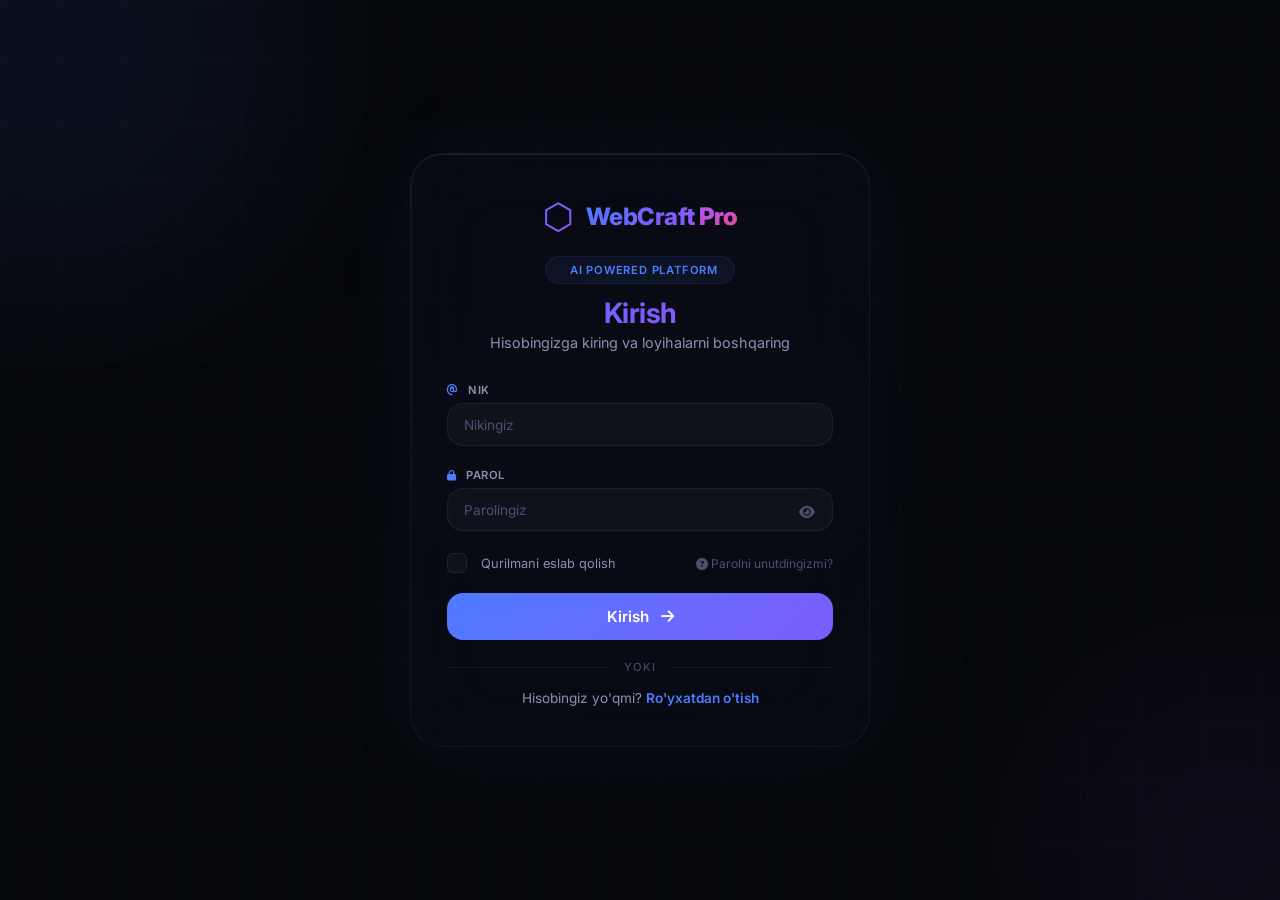
<file: reg.html>
<!DOCTYPE html>
<html lang="uz">
<head>
    <meta charset="UTF-8">
    <meta name="viewport" content="width=device-width, initial-scale=1.0, user-scalable=no">
    <title>WebCraft Pro — Intellektual Platforma</title>
    
    <!-- Fonts -->
    <link href="https://fonts.googleapis.com/css2?family=Inter:wght@300;400;500;600;700;800;900&family=JetBrains+Mono:wght@400;600&display=swap" rel="stylesheet">
    
    <!-- Font Awesome -->
    <link rel="stylesheet" href="https://cdnjs.cloudflare.com/ajax/libs/font-awesome/6.5.0/css/all.min.css">
    
    <!-- Styles -->
    <link rel="stylesheet" href="reg.css">
</head>
<body>

    <!-- ============================================================
    BACKGROUND — NEON GRID + GLOW ORBS + PARTICLES
    ============================================================ -->
    <div class="bg-canvas">
        <div class="neon-grid"></div>
        <div class="glow-orb glow-orb-1"></div>
        <div class="glow-orb glow-orb-2"></div>
        <div class="glow-orb glow-orb-3"></div>
        <div class="particle"></div>
        <div class="particle"></div>
        <div class="particle"></div>
        <div class="particle"></div>
        <div class="particle"></div>
        <div class="particle"></div>
        <div class="particle"></div>
        <div class="particle"></div>
    </div>

    <!-- ============================================================
    AUTH CONTAINER
    ============================================================ -->
    <div class="auth-container" id="authContainer">
        
        <!-- ============================================================
        REGISTER FORM
        ============================================================ -->
        <div class="glass-card" id="registerForm">
            <div class="auth-header">
                <div class="logo-wrapper">
                    <span class="logo-icon">⬡</span>
                    <span class="logo-text">WebCraft <span class="logo-pro">Pro</span></span>
                </div>
                <div class="auth-badge">
                    <i class="fas fa-sparkles"></i> AI Powered Platform
                </div>
                <h2>Ro'yxatdan o'tish</h2>
                <p>Intellektual veb-ilovalar yaratish dunyosiga qadam qo'ying</p>
            </div>

            <form id="registerFormElement" onsubmit="handleRegister(event)" novalidate>
                <div class="form-row">
                    <div class="form-group">
                        <label for="regFamilya"><i class="fas fa-user"></i> Familiya</label>
                        <input type="text" id="regFamilya" placeholder="Familiyangiz" required autocomplete="family-name">
                        <div class="input-line"></div>
                    </div>
                    <div class="form-group">
                        <label for="regIsm"><i class="fas fa-user"></i> Ism</label>
                        <input type="text" id="regIsm" placeholder="Ismingiz" required autocomplete="given-name">
                        <div class="input-line"></div>
                    </div>
                </div>

                <div class="form-group">
                    <label for="regNik"><i class="fas fa-at"></i> Nik (Login)</label>
                    <input type="text" id="regNik" placeholder="Nikingizni yarating" required autocomplete="username">
                    <div class="input-line"></div>
                </div>

                <div class="form-group">
                    <label for="regEmail"><i class="fas fa-envelope"></i> Email</label>
                    <input type="email" id="regEmail" placeholder="Email manzilingiz" required autocomplete="email">
                    <div class="input-line"></div>
                </div>

                <div class="form-group">
                    <label for="regPassword"><i class="fas fa-lock"></i> Parol</label>
                    <div class="password-wrapper">
                        <input type="password" id="regPassword" placeholder="Parol (6+ belgi)" required minlength="6" autocomplete="new-password">
                        <button type="button" class="password-toggle" onclick="togglePassword('regPassword', this)">
                            <i class="fas fa-eye"></i>
                        </button>
                        <div class="input-line"></div>
                    </div>
                </div>

                <div class="form-group">
                    <label for="regPasswordConfirm"><i class="fas fa-check-circle"></i> Parolni tasdiqlang</label>
                    <div class="password-wrapper">
                        <input type="password" id="regPasswordConfirm" placeholder="Parolni qayta kiriting" required autocomplete="new-password">
                        <button type="button" class="password-toggle" onclick="togglePassword('regPasswordConfirm', this)">
                            <i class="fas fa-eye"></i>
                        </button>
                        <div class="input-line"></div>
                    </div>
                </div>

                <div class="terms-container">
                    <div class="terms-header" onclick="toggleTerms()">
                        <i class="fas fa-file-contract"></i>
                        <span>Shartlar va Maxfiylik siyosati</span>
                        <i class="fas fa-chevron-down terms-arrow" id="termsArrow"></i>
                    </div>
                    <div class="terms-content" id="termsContent">
                        <div class="terms-scroll">
                            <h4><i class="fas fa-gavel"></i> Foydalanish shartlari</h4>
                            <p>WebCraft Pro dan foydalanish orqali siz quyidagi shartlarga rozilik bildirasiz.</p>
                            <p>Siz yaratgan barcha loyihalar faqat sizga tegishli.</p>
                            <p>Loyihalarni nashr qilish va tarqatish huquqi sizda.</p>
                            <p>WebCraft Pro xizmat ko'rsatish huquqini o'zida saqlab qoladi.</p>
                            <p>Boshqa foydalanuvchilarning loyihalariga ruxsatsiz kirish taqiqlanadi.</p>

                            <h4 style="margin-top:14px;"><i class="fas fa-shield-alt"></i> Maxfiylik siyosati</h4>
                            <p>Shaxsiy ma'lumotlaringiz faqat hisobingizni boshqarish uchun ishlatiladi.</p>
                            <p>Ma'lumotlaringiz hech qanday uchinchi shaxsga berilmaydi.</p>
                            <p>Qurilmangiz ID si faqat qurilmangizni tanib olish uchun ishlatiladi.</p>
                            <p>Siz istalgan vaqtda hisobingizni o'chirib tashlashingiz mumkin.</p>
                        </div>
                    </div>
                </div>

                <div class="form-options">
                    <label class="checkbox-label">
                        <input type="checkbox" id="regTerms" required>
                        <span class="checkmark"></span>
                        <span>Men <a href="#" onclick="event.preventDefault();openTermsModal()">shartlar</a> va <a href="#" onclick="event.preventDefault();openPrivacyModal()">maxfiylik siyosatiga</a> roziman</span>
                    </label>
                </div>

                <button type="submit" class="btn-primary full-width" id="registerBtn">
                    <span class="btn-text">Ro'yxatdan o'tish</span>
                    <i class="fas fa-arrow-right"></i>
                </button>

                <div class="auth-divider">
                    <span>yoki</span>
                </div>

                <div class="auth-footer">
                    <span>Hisobingiz bormi? <a href="#" onclick="showLogin()">Kirish</a></span>
                </div>
            </form>
        </div>

        <!-- ============================================================
        LOGIN FORM
        ============================================================ -->
        <div class="glass-card" id="loginForm" style="display:none;">
            <div class="auth-header">
                <div class="logo-wrapper">
                    <span class="logo-icon">⬡</span>
                    <span class="logo-text">WebCraft <span class="logo-pro">Pro</span></span>
                </div>
                <div class="auth-badge">
                    <i class="fas fa-sparkles"></i> AI Powered Platform
                </div>
                <h2>Kirish</h2>
                <p>Hisobingizga kiring va loyihalarni boshqaring</p>
            </div>

            <form id="loginFormElement" onsubmit="handleLogin(event)" novalidate>
                <div class="form-group">
                    <label for="loginNik"><i class="fas fa-at"></i> Nik</label>
                    <input type="text" id="loginNik" placeholder="Nikingiz" required autocomplete="username">
                    <div class="input-line"></div>
                </div>

                <div class="form-group">
                    <label for="loginPassword"><i class="fas fa-lock"></i> Parol</label>
                    <div class="password-wrapper">
                        <input type="password" id="loginPassword" placeholder="Parolingiz" required autocomplete="current-password">
                        <button type="button" class="password-toggle" onclick="togglePassword('loginPassword', this)">
                            <i class="fas fa-eye"></i>
                        </button>
                        <div class="input-line"></div>
                    </div>
                </div>

                <div class="form-options">
                    <label class="checkbox-label">
                        <input type="checkbox" id="loginRemember">
                        <span class="checkmark"></span>
                        <span><i class="fas fa-device"></i> Qurilmani eslab qolish</span>
                    </label>
                    <a href="#" class="forgot-password" onclick="showToast('Parolni tiklash havolasi emailga yuborildi', 'info')">
                        <i class="fas fa-question-circle"></i> Parolni unutdingizmi?
                    </a>
                </div>

                <button type="submit" class="btn-primary full-width" id="loginBtn">
                    <span class="btn-text">Kirish</span>
                    <i class="fas fa-arrow-right"></i>
                </button>

                <div class="auth-divider">
                    <span>yoki</span>
                </div>

                <div class="auth-footer">
                    <span>Hisobingiz yo'qmi? <a href="#" onclick="showRegister()">Ro'yxatdan o'tish</a></span>
                </div>
            </form>
        </div>

        <!-- ============================================================
        PLANS (TARIFLAR)
        ============================================================ -->
        <div class="glass-card plans-card" id="plansForm" style="display:none;">
            <div class="auth-header">
                <div class="logo-wrapper">
                    <span class="logo-icon">⬡</span>
                    <span class="logo-text">WebCraft <span class="logo-pro">Pro</span></span>
                </div>
                <div class="auth-badge">
                    <i class="fas fa-crown"></i> Premium Tariflar
                </div>
                <h2>Tarif rejasini tanlang</h2>
                <p>Imkoniyatlarni to'liq oching</p>
                <div class="user-info">
                    <span><i class="fas fa-user"></i> <span id="plansUserNik">-</span></span>
                    <span><i class="fas fa-microchip"></i> <span id="plansDeviceId">-</span></span>
                </div>
            </div>

            <div class="plans-grid">
                <div class="plan-card" onclick="selectPlan('monthly')">
                    <div class="plan-badge">Boshlang'ich</div>
                    <div class="plan-icon"><i class="fas fa-calendar-alt"></i></div>
                    <h3>1 oylik</h3>
                    <div class="plan-price">49 000 <span>so'm</span></div>
                    <ul class="plan-features">
                        <li><i class="fas fa-check"></i> Barcha elementlar</li>
                        <li><i class="fas fa-check"></i> 5 ta loyiha</li>
                        <li><i class="fas fa-check"></i> API integratsiyasi</li>
                        <li><i class="fas fa-check"></i> Standart qo'llab-quvvatlash</li>
                    </ul>
                    <button class="btn-plan" onclick="event.stopPropagation();buyPlan('monthly')">
                        <span>Sotib olish</span>
                        <i class="fas fa-arrow-right"></i>
                    </button>
                </div>

                <div class="plan-card popular" onclick="selectPlan('halfyear')">
                    <div class="plan-badge">⭐ Eng mashhur</div>
                    <div class="plan-icon"><i class="fas fa-calendar-check"></i></div>
                    <h3>6 oylik</h3>
                    <div class="plan-price">199 000 <span>so'm</span></div>
                    <div class="plan-save"><i class="fas fa-gift"></i> 2 oy bepul</div>
                    <ul class="plan-features">
                        <li><i class="fas fa-check"></i> Barcha elementlar</li>
                        <li><i class="fas fa-check"></i> 20 ta loyiha</li>
                        <li><i class="fas fa-check"></i> API integratsiyasi</li>
                        <li><i class="fas fa-check"></i> 24/7 qo'llab-quvvatlash</li>
                        <li><i class="fas fa-check"></i> Premium template'lar</li>
                    </ul>
                    <button class="btn-plan" onclick="event.stopPropagation();buyPlan('halfyear')">
                        <span>Sotib olish</span>
                        <i class="fas fa-arrow-right"></i>
                    </button>
                </div>

                <div class="plan-card" onclick="selectPlan('yearly')">
                    <div class="plan-badge">👑 Premium</div>
                    <div class="plan-icon"><i class="fas fa-crown"></i></div>
                    <h3>1 yillik</h3>
                    <div class="plan-price">349 000 <span>so'm</span></div>
                    <div class="plan-save"><i class="fas fa-gift"></i> 4 oy bepul</div>
                    <ul class="plan-features">
                        <li><i class="fas fa-check"></i> Barcha elementlar</li>
                        <li><i class="fas fa-check"></i> Cheksiz loyihalar</li>
                        <li><i class="fas fa-check"></i> API integratsiyasi</li>
                        <li><i class="fas fa-check"></i> VIP qo'llab-quvvatlash</li>
                        <li><i class="fas fa-check"></i> Premium template'lar</li>
                        <li><i class="fas fa-check"></i> Cheksiz AI so'rovlar</li>
                    </ul>
                    <button class="btn-plan" onclick="event.stopPropagation();buyPlan('yearly')">
                        <span>Sotib olish</span>
                        <i class="fas fa-arrow-right"></i>
                    </button>
                </div>
            </div>

            <div class="plans-footer">
                <button class="btn-secondary" onclick="logoutUser()">
                    <i class="fas fa-sign-out-alt"></i> Chiqish
                </button>
                <span style="font-size:0.75rem;color:var(--text-muted);">
                    <i class="fas fa-shield-alt"></i> Xavfsiz to'lov kafolati
                </span>
            </div>
        </div>

        <!-- ============================================================
        APP CARD
        ============================================================ -->
        <div class="glass-card app-card" id="appForm" style="display:none;">
            <div class="auth-header">
                <div class="logo-wrapper">
                    <span class="logo-icon">⬡</span>
                    <span class="logo-text">WebCraft <span class="logo-pro">Pro</span></span>
                </div>
                <div class="auth-badge">
                    <i class="fas fa-folder-open"></i> Dashboard
                </div>
                <h2>Loyihalarim</h2>
                <div class="user-info">
                    <span><i class="fas fa-user"></i> <span id="appUserNik">-</span></span>
                    <span><i class="fas fa-microchip"></i> <span id="appDeviceId">-</span></span>
                    <span><i class="fas fa-clock"></i> <span id="appPlanStatus">Faol</span></span>
                </div>
            </div>

            <div class="app-actions">
                <button class="btn-primary" onclick="createNewProject()">
                    <i class="fas fa-plus"></i> Yangi loyiha
                </button>
                <button class="btn-secondary" onclick="openProjectSettings()">
                    <i class="fas fa-folder-open"></i> Papka ochish
                </button>
                <button class="btn-secondary" onclick="logoutUser()">
                    <i class="fas fa-sign-out-alt"></i> Chiqish
                </button>
            </div>

            <div class="projects-list" id="projectsList">
                <div class="empty-projects">
                    <i class="fas fa-folder-open"></i>
                    <p>Hali loyihalar mavjud emas</p>
                    <span>"Yangi loyiha" tugmasini bosing</span>
                </div>
            </div>

            <div class="app-settings">
                <div class="settings-group">
                    <label><i class="fas fa-folder"></i> Loyihalarni saqlash papkasi</label>
                    <div class="settings-row">
                        <input type="text" id="projectPath" placeholder="Papka tanlanmagan" readonly>
                        <button class="btn-secondary" onclick="openProjectSettings()">
                            <i class="fas fa-folder-open"></i> Tanlash
                        </button>
                    </div>
                </div>
            </div>
        </div>

    </div>

    <!-- ============================================================
    MODALS
    ============================================================ -->
    <div class="modal-overlay" id="termsModal" style="display:none;" onclick="closeModal(event,'termsModal')">
        <div class="modal-content" onclick="event.stopPropagation()">
            <div class="modal-header">
                <h3><i class="fas fa-file-contract"></i> Foydalanish shartlari</h3>
                <button class="modal-close" onclick="closeModal(null,'termsModal')">&times;</button>
            </div>
            <div class="modal-body">
                <div class="terms-scroll">
                    <h4><i class="fas fa-gavel"></i> WebCraft Pro Foydalanish shartlari</h4>
                    <p>1. WebCraft Pro dan foydalanish orqali siz quyidagi shartlarga rozilik bildirasiz.</p>
                    <p>2. Siz yaratgan barcha loyihalar faqat sizga tegishli.</p>
                    <p>3. Loyihalarni nashr qilish va tarqatish huquqi sizda.</p>
                    <p>4. WebCraft Pro xizmat ko'rsatish huquqini o'zida saqlab qoladi.</p>
                    <p>5. Boshqa foydalanuvchilarning loyihalariga ruxsatsiz kirish taqiqlanadi.</p>
                    <p>6. Xizmatdan noqonuniy maqsadlarda foydalanish taqiqlanadi.</p>
                    <p>7. Hisob ma'lumotlaringiz xavfsizligi uchun siz javobgarsiz.</p>
                </div>
            </div>
            <div class="modal-footer">
                <button class="btn-primary" onclick="closeModal(null,'termsModal')">Tushundim</button>
            </div>
        </div>
    </div>

    <div class="modal-overlay" id="privacyModal" style="display:none;" onclick="closeModal(event,'privacyModal')">
        <div class="modal-content" onclick="event.stopPropagation()">
            <div class="modal-header">
                <h3><i class="fas fa-shield-alt"></i> Maxfiylik siyosati</h3>
                <button class="modal-close" onclick="closeModal(null,'privacyModal')">&times;</button>
            </div>
            <div class="modal-body">
                <div class="terms-scroll">
                    <h4><i class="fas fa-shield-alt"></i> WebCraft Pro Maxfiylik siyosati</h4>
                    <p>1. Shaxsiy ma'lumotlaringiz faqat hisobingizni boshqarish uchun ishlatiladi.</p>
                    <p>2. Ma'lumotlaringiz hech qanday uchinchi shaxsga berilmaydi.</p>
                    <p>3. Qurilmangiz ID si faqat qurilmangizni tanib olish uchun ishlatiladi.</p>
                    <p>4. Loyihalaringiz faqat sizning qurilmangizda saqlanadi.</p>
                    <p>5. Siz istalgan vaqtda hisobingizni o'chirib tashlashingiz mumkin.</p>
                </div>
            </div>
            <div class="modal-footer">
                <button class="btn-primary" onclick="closeModal(null,'privacyModal')">Tushundim</button>
            </div>
        </div>
    </div>

    <div class="modal-overlay" id="folderModal" style="display:none;" onclick="closeModal(event,'folderModal')">
        <div class="modal-content" onclick="event.stopPropagation()" style="max-width:500px;">
            <div class="modal-header">
                <h3><i class="fas fa-folder-open"></i> Papkani tanlang</h3>
                <button class="modal-close" onclick="closeModal(null,'folderModal')">&times;</button>
            </div>
            <div class="modal-body">
                <p style="color:var(--text-secondary);margin-bottom:16px;">
                    <i class="fas fa-info-circle" style="color:var(--accent-1);"></i>
                    Loyihalaringiz saqlanadigan papkani tanlang:
                </p>
                <div class="folder-browser">
                    <div class="folder-item" onclick="selectFolder('Desktop')">
                        <i class="fas fa-desktop"></i> Ish stoli
                    </div>
                    <div class="folder-item" onclick="selectFolder('Documents')">
                        <i class="fas fa-file-alt"></i> Hujjatlar
                    </div>
                    <div class="folder-item" onclick="selectFolder('Downloads')">
                        <i class="fas fa-download"></i> Yuklab olishlar
                    </div>
                    <div class="folder-item" onclick="selectFolder('WebCraft_Pro')">
                        <i class="fas fa-folder"></i> WebCraft_Pro
                    </div>
                    <div class="folder-item" onclick="selectFolder('custom')">
                        <i class="fas fa-plus-circle" style="color:var(--accent-1);"></i> Boshqa...
                    </div>
                </div>
                <div class="form-group" style="margin-top:16px;">
                    <label><i class="fas fa-pen"></i> Yoki papka manzilini kiriting:</label>
                    <input type="text" id="customFolderInput" placeholder="Masalan: C:/Users/.../WebCraft_Pro/">
                </div>
            </div>
            <div class="modal-footer">
                <button class="btn-secondary" onclick="closeModal(null,'folderModal')">Bekor qilish</button>
                <button class="btn-primary" onclick="saveFolderSelection()">Saqlash</button>
            </div>
        </div>
    </div>

    <!-- ============================================================
    TOAST
    ============================================================ -->
    <div class="toast-container" id="toastContainer"></div>

    <!-- ============================================================
    LOADING
    ============================================================ -->
    <div class="loading-overlay" id="loadingOverlay" style="display:none;">
        <div class="loading-spinner"></div>
        <p id="loadingText">Iltimos kuting...</p>
    </div>

    <!-- ============================================================
    JAVASCRIPT
    ============================================================ -->
    <script src="reg.js"></script>

</body>
</html>
</file>
<file: reg.css>
/* ============================================================
   REG.CSS — WebCraft Pro Zamonaviy Dizayn
   ============================================================ */

/* ============================================
   ROOT VARIABLES
   ============================================ */
:root {
    --bg-primary: #05070a;
    --bg-secondary: #0a0e17;
    --bg-card: rgba(255, 255, 255, 0.03);
    --bg-card-hover: rgba(255, 255, 255, 0.06);
    --border-color: rgba(255, 255, 255, 0.06);
    --border-glow: rgba(79, 123, 255, 0.15);
    --text-primary: #f0f4ff;
    --text-secondary: #8892b0;
    --text-muted: #4a5270;
    --accent-1: #4f7bff;
    --accent-2: #7c5cfc;
    --accent-3: #a855f7;
    --gradient-main: linear-gradient(135deg, #4f7bff, #7c5cfc, #a855f7);
    --gradient-glow: linear-gradient(135deg, rgba(79,123,255,0.3), rgba(168,85,247,0.3));
    --shadow-glow: 0 0 80px rgba(79, 123, 255, 0.08);
    --radius: 16px;
    --radius-lg: 24px;
    --radius-xl: 32px;
    --transition: 0.5s cubic-bezier(0.23, 1, 0.32, 1);
    --font-ui: 'Inter', system-ui, sans-serif;
}

/* ============================================
   RESET
   ============================================ */
* {
    margin: 0;
    padding: 0;
    box-sizing: border-box;
}

body {
    font-family: var(--font-ui);
    background: var(--bg-primary);
    color: var(--text-primary);
    min-height: 100vh;
    display: flex;
    align-items: center;
    justify-content: center;
    overflow: hidden;
    position: relative;
}

/* ============================================
   SCROLLBAR
   ============================================ */
::-webkit-scrollbar {
    width: 4px;
    height: 4px;
}
::-webkit-scrollbar-track {
    background: transparent;
}
::-webkit-scrollbar-thumb {
    background: var(--accent-1);
    border-radius: 99px;
}

/* ============================================
   SELECTION
   ============================================ */
::selection {
    background: rgba(79, 123, 255, 0.2);
    color: var(--text-primary);
}

/* ============================================
   BACKGROUND — NEON GRID + PARTICLES
   ============================================ */
.bg-canvas {
    position: fixed;
    inset: 0;
    z-index: 0;
    pointer-events: none;
}

.neon-grid {
    position: absolute;
    inset: 0;
    background-image: 
        linear-gradient(rgba(79, 123, 255, 0.03) 1px, transparent 1px),
        linear-gradient(90deg, rgba(79, 123, 255, 0.03) 1px, transparent 1px);
    background-size: 60px 60px;
    animation: gridPulse 8s ease-in-out infinite;
}

@keyframes gridPulse {
    0%, 100% { opacity: 0.3; }
    50% { opacity: 0.8; }
}

.glow-orb {
    position: absolute;
    border-radius: 50%;
    filter: blur(80px);
    animation: orbFloat 20s ease-in-out infinite;
}

.glow-orb-1 {
    width: 500px;
    height: 500px;
    top: -200px;
    left: -200px;
    background: rgba(79, 123, 255, 0.08);
    animation-delay: 0s;
}

.glow-orb-2 {
    width: 400px;
    height: 400px;
    bottom: -150px;
    right: -150px;
    background: rgba(168, 85, 247, 0.06);
    animation-delay: -7s;
}

.glow-orb-3 {
    width: 300px;
    height: 300px;
    top: 50%;
    left: 50%;
    transform: translate(-50%, -50%);
    background: rgba(79, 123, 255, 0.04);
    animation-delay: -14s;
}

@keyframes orbFloat {
    0%, 100% { transform: translate(0, 0) scale(1); }
    25% { transform: translate(40px, -30px) scale(1.1); }
    50% { transform: translate(-30px, 40px) scale(0.9); }
    75% { transform: translate(20px, -15px) scale(1.05); }
}

.particle {
    position: absolute;
    width: 3px;
    height: 3px;
    border-radius: 50%;
    background: var(--accent-1);
    opacity: 0;
    animation: particleFloat 6s ease-in-out infinite;
}

.particle:nth-child(1) { left: 10%; top: 20%; animation-delay: 0s; }
.particle:nth-child(2) { left: 85%; top: 15%; animation-delay: -1s; }
.particle:nth-child(3) { left: 20%; top: 80%; animation-delay: -2s; }
.particle:nth-child(4) { left: 75%; top: 75%; animation-delay: -3s; }
.particle:nth-child(5) { left: 50%; top: 10%; animation-delay: -4s; }
.particle:nth-child(6) { left: 5%; top: 50%; animation-delay: -5s; }
.particle:nth-child(7) { left: 95%; top: 50%; animation-delay: -1.5s; }
.particle:nth-child(8) { left: 45%; top: 90%; animation-delay: -3.5s; }

@keyframes particleFloat {
    0% { opacity: 0; transform: translateY(0) scale(0); }
    50% { opacity: 0.6; transform: translateY(-60px) scale(1); }
    100% { opacity: 0; transform: translateY(-120px) scale(0); }
}

/* ============================================
   AUTH CONTAINER
   ============================================ */
.auth-container {
    width: 100%;
    max-width: 500px;
    padding: 20px;
    position: relative;
    z-index: 1;
}

/* ============================================
   GLASS CARD — Premium Glassmorphism
   ============================================ */
.glass-card {
    background: rgba(10, 14, 23, 0.7);
    backdrop-filter: blur(40px);
    -webkit-backdrop-filter: blur(40px);
    border: 1px solid rgba(255, 255, 255, 0.05);
    border-radius: var(--radius-xl);
    box-shadow: 
        var(--shadow-glow),
        inset 0 1px 0 rgba(255, 255, 255, 0.05);
    padding: 40px 36px;
    position: relative;
    overflow: hidden;
    animation: cardAppear 0.8s cubic-bezier(0.23, 1, 0.32, 1);
    max-height: 95vh;
    overflow-y: auto;
}

.glass-card::before {
    content: '';
    position: absolute;
    inset: 0;
    border-radius: var(--radius-xl);
    padding: 1px;
    background: linear-gradient(135deg, 
        rgba(79, 123, 255, 0.1),
        rgba(168, 85, 247, 0.05),
        transparent 60%
    );
    -webkit-mask: linear-gradient(#fff 0 0) content-box, linear-gradient(#fff 0 0);
    -webkit-mask-composite: xor;
    mask-composite: exclude;
    pointer-events: none;
}

.glass-card::-webkit-scrollbar {
    width: 3px;
}
.glass-card::-webkit-scrollbar-thumb {
    background: var(--accent-1);
    border-radius: 99px;
}

@keyframes cardAppear {
    from {
        opacity: 0;
        transform: translateY(40px) scale(0.96);
    }
    to {
        opacity: 1;
        transform: translateY(0) scale(1);
    }
}

/* ============================================
   AUTH HEADER
   ============================================ */
.auth-header {
    text-align: center;
    margin-bottom: 32px;
}

.logo-wrapper {
    display: flex;
    align-items: center;
    justify-content: center;
    gap: 12px;
    margin-bottom: 16px;
}

.logo-icon {
    font-size: 36px;
    font-weight: 900;
    background: var(--gradient-main);
    -webkit-background-clip: text;
    -webkit-text-fill-color: transparent;
    background-clip: text;
    animation: logoPulse 3s ease-in-out infinite;
}

@keyframes logoPulse {
    0%, 100% { transform: scale(1); }
    50% { transform: scale(1.05); }
}

.logo-text {
    font-size: 24px;
    font-weight: 800;
    letter-spacing: -0.5px;
    background: var(--gradient-main);
    -webkit-background-clip: text;
    -webkit-text-fill-color: transparent;
    background-clip: text;
}

.logo-pro {
    background: linear-gradient(135deg, #a855f7, #ec4899);
    -webkit-background-clip: text;
    -webkit-text-fill-color: transparent;
    background-clip: text;
}

.auth-badge {
    display: inline-flex;
    align-items: center;
    gap: 8px;
    padding: 6px 16px;
    background: rgba(79, 123, 255, 0.08);
    border: 1px solid rgba(79, 123, 255, 0.1);
    border-radius: 99px;
    font-size: 0.7rem;
    font-weight: 600;
    color: var(--accent-1);
    text-transform: uppercase;
    letter-spacing: 0.8px;
    margin-bottom: 12px;
}

.auth-badge i {
    font-size: 0.6rem;
    animation: sparkle 2s ease-in-out infinite;
}

@keyframes sparkle {
    0%, 100% { opacity: 1; transform: scale(1); }
    50% { opacity: 0.3; transform: scale(0.8); }
}

.auth-header h2 {
    font-size: 28px;
    font-weight: 700;
    letter-spacing: -0.5px;
    margin-bottom: 4px;
    background: var(--gradient-main);
    -webkit-background-clip: text;
    -webkit-text-fill-color: transparent;
    background-clip: text;
}

.auth-header p {
    color: var(--text-secondary);
    font-size: 0.9rem;
}

.user-info {
    display: flex;
    justify-content: center;
    gap: 16px;
    margin-top: 10px;
    font-size: 0.75rem;
    color: var(--text-muted);
}

.user-info span {
    display: flex;
    align-items: center;
    gap: 4px;
}

.user-info i {
    color: var(--accent-1);
    font-size: 0.65rem;
}

/* ============================================
   FORM
   ============================================ */
.form-row {
    display: grid;
    grid-template-columns: 1fr 1fr;
    gap: 12px;
}

.form-group {
    margin-bottom: 18px;
    position: relative;
}

.form-group label {
    display: block;
    font-size: 0.7rem;
    font-weight: 600;
    color: var(--text-secondary);
    margin-bottom: 6px;
    letter-spacing: 0.5px;
    text-transform: uppercase;
    transition: color var(--transition);
}

.form-group label i {
    margin-right: 6px;
    color: var(--accent-1);
    font-size: 0.65rem;
}

.form-group input {
    width: 100%;
    padding: 12px 16px;
    background: rgba(255, 255, 255, 0.03);
    border: 1px solid rgba(255, 255, 255, 0.06);
    border-radius: var(--radius);
    color: var(--text-primary);
    font-size: 0.9rem;
    font-family: var(--font-ui);
    outline: none;
    transition: all var(--transition);
}

.form-group input:focus {
    border-color: var(--accent-1);
    background: rgba(79, 123, 255, 0.04);
    box-shadow: 0 0 0 4px rgba(79, 123, 255, 0.06);
}

.form-group input::placeholder {
    color: var(--text-muted);
    font-size: 0.85rem;
}

.form-group input.error {
    border-color: #ff4d6a;
    box-shadow: 0 0 0 4px rgba(255, 77, 106, 0.06);
}

.form-group input.success {
    border-color: #34d07a;
    box-shadow: 0 0 0 4px rgba(52, 208, 122, 0.06);
}

.input-line {
    width: 0;
    height: 2px;
    background: var(--gradient-main);
    transition: width 0.6s cubic-bezier(0.23, 1, 0.32, 1);
    border-radius: 99px;
    margin-top: 2px;
}

.form-group input:focus ~ .input-line {
    width: 100%;
}

/* Password Wrapper */
.password-wrapper {
    position: relative;
}

.password-wrapper input {
    padding-right: 48px;
}

.password-toggle {
    position: absolute;
    right: 14px;
    top: 50%;
    transform: translateY(-50%);
    background: none;
    border: none;
    color: var(--text-muted);
    cursor: pointer;
    font-size: 14px;
    transition: all var(--transition);
    padding: 4px;
}

.password-toggle:hover {
    color: var(--accent-1);
}

/* ============================================
   TERMS
   ============================================ */
.terms-container {
    margin: 12px 0 16px;
    border: 1px solid rgba(255, 255, 255, 0.05);
    border-radius: var(--radius);
    overflow: hidden;
    transition: all var(--transition);
}

.terms-container:hover {
    border-color: rgba(255, 255, 255, 0.08);
}

.terms-header {
    display: flex;
    align-items: center;
    gap: 10px;
    padding: 10px 14px;
    background: rgba(255, 255, 255, 0.02);
    cursor: pointer;
    user-select: none;
    transition: all var(--transition);
}

.terms-header:hover {
    background: rgba(255, 255, 255, 0.04);
}

.terms-header i:first-child {
    color: var(--accent-1);
    font-size: 0.8rem;
}

.terms-header span {
    flex: 1;
    font-size: 0.8rem;
    font-weight: 500;
    color: var(--text-secondary);
}

.terms-arrow {
    transition: transform var(--transition);
    color: var(--text-muted);
    font-size: 0.7rem;
}

.terms-arrow.open {
    transform: rotate(180deg);
}

.terms-content {
    max-height: 0;
    overflow: hidden;
    transition: max-height 0.5s cubic-bezier(0.23, 1, 0.32, 1);
}

.terms-content.open {
    max-height: 300px;
}

.terms-scroll {
    padding: 12px 16px;
    max-height: 250px;
    overflow-y: auto;
    font-size: 0.75rem;
    color: var(--text-secondary);
    line-height: 1.8;
}

.terms-scroll h4 {
    color: var(--text-primary);
    font-size: 0.8rem;
    margin-bottom: 6px;
}

.terms-scroll p {
    padding-left: 4px;
}

.terms-scroll p::before {
    content: '▸ ';
    color: var(--accent-1);
}

/* ============================================
   CHECKBOX & FORM OPTIONS
   ============================================ */
.form-options {
    display: flex;
    align-items: center;
    justify-content: space-between;
    flex-wrap: wrap;
    gap: 12px;
    margin: 16px 0 20px;
}

.checkbox-label {
    display: flex;
    align-items: center;
    gap: 10px;
    cursor: pointer;
    font-size: 0.8rem;
    color: var(--text-secondary);
    user-select: none;
    transition: color var(--transition);
}

.checkbox-label:hover {
    color: var(--text-primary);
}

.checkbox-label input {
    display: none;
}

.checkbox-label .checkmark {
    width: 20px;
    height: 20px;
    background: rgba(255, 255, 255, 0.03);
    border: 1px solid rgba(255, 255, 255, 0.08);
    border-radius: 6px;
    flex-shrink: 0;
    transition: all var(--transition);
    position: relative;
}

.checkbox-label input:checked + .checkmark {
    background: var(--gradient-main);
    border-color: transparent;
}

.checkbox-label input:checked + .checkmark::after {
    content: '✓';
    position: absolute;
    top: 50%;
    left: 50%;
    transform: translate(-50%, -50%);
    color: #fff;
    font-size: 12px;
    font-weight: 700;
}

.checkbox-label a {
    color: var(--accent-1);
    text-decoration: none;
    font-weight: 500;
    transition: color var(--transition);
}

.checkbox-label a:hover {
    color: var(--accent-2);
    text-decoration: underline;
}

.forgot-password {
    font-size: 0.75rem;
    color: var(--text-muted);
    text-decoration: none;
    transition: all var(--transition);
}

.forgot-password:hover {
    color: var(--accent-1);
}

/* ============================================
   BUTTONS — Premium Gradient
   ============================================ */
.btn-primary {
    display: inline-flex;
    align-items: center;
    justify-content: center;
    gap: 12px;
    padding: 14px 28px;
    background: var(--gradient-main);
    background-size: 200% 200%;
    color: #fff;
    border: none;
    border-radius: var(--radius);
    font-size: 0.95rem;
    font-weight: 600;
    font-family: var(--font-ui);
    cursor: pointer;
    transition: all var(--transition);
    width: 100%;
    position: relative;
    overflow: hidden;
}

.btn-primary::before {
    content: '';
    position: absolute;
    inset: 0;
    background: var(--gradient-main);
    background-size: 200% 200%;
    filter: blur(30px);
    opacity: 0;
    transition: opacity var(--transition);
    animation: gradientMove 3s ease infinite;
}

@keyframes gradientMove {
    0%, 100% { background-position: 0% 50%; }
    50% { background-position: 100% 50%; }
}

.btn-primary:hover::before {
    opacity: 0.5;
}

.btn-primary:hover {
    transform: translateY(-2px);
    box-shadow: 0 8px 40px rgba(79, 123, 255, 0.3);
}

.btn-primary:active {
    transform: translateY(0);
}

.btn-primary i {
    transition: transform var(--transition);
    position: relative;
    z-index: 1;
}

.btn-primary:hover i {
    transform: translateX(4px);
}

.btn-primary .btn-text {
    position: relative;
    z-index: 1;
}

.btn-secondary {
    display: inline-flex;
    align-items: center;
    justify-content: center;
    gap: 8px;
    padding: 10px 20px;
    background: rgba(255, 255, 255, 0.03);
    color: var(--text-primary);
    border: 1px solid rgba(255, 255, 255, 0.06);
    border-radius: var(--radius);
    font-size: 0.85rem;
    font-weight: 500;
    font-family: var(--font-ui);
    cursor: pointer;
    transition: all var(--transition);
}

.btn-secondary:hover {
    background: rgba(255, 255, 255, 0.06);
    border-color: var(--accent-1);
    transform: translateY(-1px);
}

.full-width {
    width: 100%;
    justify-content: center;
}

/* ============================================
   DIVIDER
   ============================================ */
.auth-divider {
    display: flex;
    align-items: center;
    gap: 16px;
    margin: 20px 0 16px;
}

.auth-divider::before,
.auth-divider::after {
    content: '';
    flex: 1;
    height: 1px;
    background: rgba(255, 255, 255, 0.05);
}

.auth-divider span {
    color: var(--text-muted);
    font-size: 0.7rem;
    text-transform: uppercase;
    letter-spacing: 1px;
}

/* ============================================
   AUTH FOOTER
   ============================================ */
.auth-footer {
    text-align: center;
    margin-top: 4px;
    color: var(--text-secondary);
    font-size: 0.85rem;
}

.auth-footer a {
    color: var(--accent-1);
    text-decoration: none;
    font-weight: 600;
    transition: all var(--transition);
}

.auth-footer a:hover {
    color: var(--accent-2);
    text-decoration: underline;
}

/* ============================================
   PLANS (Tariflar)
   ============================================ */
.plans-card {
    max-width: 820px;
    padding: 32px 28px;
}

.plans-grid {
    display: grid;
    grid-template-columns: repeat(3, 1fr);
    gap: 16px;
    margin: 24px 0;
}

.plan-card {
    background: rgba(255, 255, 255, 0.02);
    border: 1px solid rgba(255, 255, 255, 0.05);
    border-radius: var(--radius-lg);
    padding: 24px 18px;
    text-align: center;
    transition: all var(--transition);
    cursor: pointer;
    position: relative;
}

.plan-card::before {
    content: '';
    position: absolute;
    inset: 0;
    border-radius: var(--radius-lg);
    background: var(--gradient-main);
    opacity: 0;
    transition: opacity var(--transition);
}

.plan-card:hover {
    border-color: rgba(79, 123, 255, 0.2);
    transform: translateY(-4px);
    box-shadow: 0 8px 40px rgba(79, 123, 255, 0.05);
}

.plan-card:hover::before {
    opacity: 0.03;
}

.plan-card.popular {
    border-color: var(--accent-1);
    background: rgba(79, 123, 255, 0.04);
    transform: scale(1.03);
}

.plan-card.popular:hover {
    transform: scale(1.03) translateY(-4px);
}

.plan-card.selected {
    border-color: var(--accent-1);
    box-shadow: 0 0 40px rgba(79, 123, 255, 0.08);
    transform: scale(1.04);
}

.plan-badge {
    position: absolute;
    top: 10px;
    right: 10px;
    font-size: 0.5rem;
    font-weight: 700;
    text-transform: uppercase;
    padding: 3px 12px;
    border-radius: 99px;
    background: var(--gradient-main);
    color: #fff;
    letter-spacing: 0.5px;
}

.plan-card.popular .plan-badge {
    background: linear-gradient(135deg, #34d07a, #4f7bff);
}

.plan-icon {
    font-size: 28px;
    margin-bottom: 10px;
    position: relative;
    z-index: 1;
}

.plan-icon i {
    background: var(--gradient-main);
    -webkit-background-clip: text;
    -webkit-text-fill-color: transparent;
    background-clip: text;
}

.plan-card h3 {
    font-size: 1rem;
    font-weight: 700;
    margin-bottom: 2px;
    position: relative;
    z-index: 1;
}

.plan-price {
    font-size: 1.8rem;
    font-weight: 900;
    margin: 6px 0;
    position: relative;
    z-index: 1;
}

.plan-price span {
    font-size: 0.8rem;
    font-weight: 400;
    color: var(--text-muted);
}

.plan-save {
    font-size: 0.7rem;
    color: #34d07a;
    font-weight: 600;
    margin-bottom: 10px;
    position: relative;
    z-index: 1;
}

.plan-features {
    list-style: none;
    text-align: left;
    margin: 10px 0 14px;
    padding: 0;
    position: relative;
    z-index: 1;
}

.plan-features li {
    font-size: 0.75rem;
    color: var(--text-secondary);
    padding: 3px 0;
    display: flex;
    align-items: center;
    gap: 8px;
}

.plan-features li i {
    color: #34d07a;
    font-size: 0.6rem;
}

.btn-plan {
    display: inline-flex;
    align-items: center;
    justify-content: center;
    gap: 8px;
    padding: 10px 20px;
    background: rgba(255, 255, 255, 0.05);
    color: var(--text-primary);
    border: 1px solid rgba(255, 255, 255, 0.06);
    border-radius: var(--radius);
    font-size: 0.8rem;
    font-weight: 600;
    font-family: var(--font-ui);
    cursor: pointer;
    transition: all var(--transition);
    width: 100%;
    position: relative;
    z-index: 1;
}

.btn-plan:hover {
    background: var(--gradient-main);
    color: #fff;
    border-color: transparent;
    transform: translateY(-2px);
    box-shadow: 0 4px 20px rgba(79, 123, 255, 0.3);
}

.btn-plan i {
    transition: transform var(--transition);
}

.btn-plan:hover i {
    transform: translateX(4px);
}

.plans-footer {
    display: flex;
    align-items: center;
    justify-content: space-between;
    margin-top: 16px;
    padding-top: 16px;
    border-top: 1px solid rgba(255, 255, 255, 0.05);
}

/* ============================================
   APP CARD
   ============================================ */
.app-card {
    max-width: 700px;
    padding: 32px 28px;
}

.app-actions {
    display: flex;
    gap: 10px;
    flex-wrap: wrap;
    margin-bottom: 20px;
}

.app-actions .btn-primary,
.app-actions .btn-secondary {
    flex: 1;
    min-width: 120px;
}

.projects-list {
    min-height: 180px;
    max-height: 280px;
    overflow-y: auto;
    border: 1px solid rgba(255, 255, 255, 0.05);
    border-radius: var(--radius);
    padding: 12px;
    margin-bottom: 16px;
    background: rgba(0, 0, 0, 0.2);
}

.empty-projects {
    display: flex;
    flex-direction: column;
    align-items: center;
    justify-content: center;
    height: 140px;
    color: var(--text-muted);
    gap: 6px;
}

.empty-projects i {
    font-size: 32px;
    opacity: 0.2;
    color: var(--accent-1);
}

.empty-projects p {
    font-size: 0.9rem;
    font-weight: 500;
}

.empty-projects span {
    font-size: 0.75rem;
    opacity: 0.5;
}

.project-item {
    display: flex;
    align-items: center;
    justify-content: space-between;
    padding: 10px 14px;
    background: rgba(255, 255, 255, 0.02);
    border-radius: var(--radius);
    margin-bottom: 6px;
    transition: all var(--transition);
    cursor: pointer;
    border: 1px solid transparent;
}

.project-item:hover {
    background: rgba(255, 255, 255, 0.04);
    border-color: rgba(255, 255, 255, 0.05);
    transform: translateX(4px);
}

.project-item .project-name {
    font-weight: 500;
    font-size: 0.85rem;
}

.project-item .project-date {
    font-size: 0.65rem;
    color: var(--text-muted);
    margin-top: 2px;
}

.project-item .project-actions {
    display: flex;
    gap: 4px;
}

.project-item .project-actions button {
    background: none;
    border: none;
    color: var(--text-muted);
    cursor: pointer;
    padding: 4px 8px;
    border-radius: var(--radius);
    transition: all var(--transition);
}

.project-item .project-actions button:hover {
    background: rgba(255, 255, 255, 0.05);
    color: var(--accent-1);
}

.project-item .project-actions button.delete:hover {
    color: #ff4d6a;
    background: rgba(255, 77, 106, 0.08);
}

/* ============================================
   APP SETTINGS
   ============================================ */
.app-settings {
    border-top: 1px solid rgba(255, 255, 255, 0.05);
    padding-top: 14px;
}

.settings-group label {
    display: block;
    font-size: 0.7rem;
    font-weight: 600;
    color: var(--text-secondary);
    margin-bottom: 4px;
    text-transform: uppercase;
    letter-spacing: 0.5px;
}

.settings-group label i {
    color: var(--accent-1);
    margin-right: 6px;
}

.settings-row {
    display: flex;
    gap: 8px;
}

.settings-row input {
    flex: 1;
    padding: 8px 12px;
    background: rgba(255, 255, 255, 0.02);
    border: 1px solid rgba(255, 255, 255, 0.05);
    border-radius: var(--radius);
    color: var(--text-primary);
    font-size: 0.8rem;
    font-family: 'JetBrains Mono', monospace;
    outline: none;
    transition: all var(--transition);
}

.settings-row input:focus {
    border-color: var(--accent-1);
    background: rgba(79, 123, 255, 0.04);
}

.settings-row .btn-secondary {
    padding: 8px 14px;
    font-size: 0.75rem;
    flex-shrink: 0;
}

/* ============================================
   FOLDER BROWSER
   ============================================ */
.folder-browser {
    display: grid;
    grid-template-columns: 1fr 1fr;
    gap: 8px;
}

.folder-item {
    display: flex;
    align-items: center;
    gap: 10px;
    padding: 10px 14px;
    background: rgba(255, 255, 255, 0.02);
    border: 1px solid rgba(255, 255, 255, 0.05);
    border-radius: var(--radius);
    cursor: pointer;
    transition: all var(--transition);
    font-size: 0.8rem;
    color: var(--text-secondary);
}

.folder-item:hover {
    border-color: var(--accent-1);
    background: rgba(79, 123, 255, 0.04);
    color: var(--text-primary);
    transform: translateY(-2px);
}

.folder-item i {
    font-size: 1rem;
    color: #f5c542;
}

/* ============================================
   MODAL
   ============================================ */
.modal-overlay {
    position: fixed;
    inset: 0;
    background: rgba(0, 0, 0, 0.7);
    backdrop-filter: blur(20px);
    display: flex;
    align-items: center;
    justify-content: center;
    z-index: 10000;
    padding: 20px;
    animation: modalFade 0.3s ease;
}

@keyframes modalFade {
    from { opacity: 0; }
    to { opacity: 1; }
}

.modal-content {
    background: rgba(10, 14, 23, 0.9);
    backdrop-filter: blur(40px);
    border: 1px solid rgba(255, 255, 255, 0.05);
    border-radius: var(--radius-xl);
    max-width: 560px;
    width: 100%;
    max-height: 90vh;
    overflow: hidden;
    animation: modalSlide 0.4s cubic-bezier(0.23, 1, 0.32, 1);
    box-shadow: var(--shadow-glow);
}

@keyframes modalSlide {
    from {
        opacity: 0;
        transform: translateY(30px) scale(0.96);
    }
    to {
        opacity: 1;
        transform: translateY(0) scale(1);
    }
}

.modal-header {
    display: flex;
    justify-content: space-between;
    align-items: center;
    padding: 16px 20px;
    border-bottom: 1px solid rgba(255, 255, 255, 0.05);
}

.modal-header h3 {
    font-size: 1rem;
    font-weight: 600;
}

.modal-header h3 i {
    color: var(--accent-1);
    margin-right: 8px;
}

.modal-close {
    background: none;
    border: none;
    color: var(--text-muted);
    font-size: 24px;
    cursor: pointer;
    transition: all var(--transition);
    padding: 0 4px;
}

.modal-close:hover {
    color: #ff4d6a;
    transform: rotate(90deg);
}

.modal-body {
    padding: 20px;
    max-height: 55vh;
    overflow-y: auto;
}

.modal-footer {
    display: flex;
    justify-content: flex-end;
    gap: 12px;
    padding: 14px 20px;
    border-top: 1px solid rgba(255, 255, 255, 0.05);
}

.modal-footer .btn-primary,
.modal-footer .btn-secondary {
    width: auto;
    min-width: 100px;
}

/* ============================================
   TOAST
   ============================================ */
.toast-container {
    position: fixed;
    bottom: 24px;
    right: 24px;
    display: flex;
    flex-direction: column;
    gap: 10px;
    z-index: 99999;
    max-width: 380px;
    width: 100%;
}

.toast {
    display: flex;
    align-items: center;
    gap: 12px;
    padding: 14px 18px;
    background: rgba(10, 14, 23, 0.9);
    backdrop-filter: blur(20px);
    border: 1px solid rgba(255, 255, 255, 0.05);
    border-radius: var(--radius);
    font-size: 0.85rem;
    animation: toastIn 0.4s cubic-bezier(0.23, 1, 0.32, 1), toastOut 0.3s ease 3.5s forwards;
    box-shadow: 0 8px 40px rgba(0, 0, 0, 0.4);
}

.toast.success { border-left: 3px solid #34d07a; }
.toast.error { border-left: 3px solid #ff4d6a; }
.toast.info { border-left: 3px solid var(--accent-1); }
.toast.warning { border-left: 3px solid #f5c542; }

.toast i {
    font-size: 1rem;
    flex-shrink: 0;
}

.toast.success i { color: #34d07a; }
.toast.error i { color: #ff4d6a; }
.toast.info i { color: var(--accent-1); }
.toast.warning i { color: #f5c542; }

@keyframes toastIn {
    from {
        opacity: 0;
        transform: translateX(80px);
    }
    to {
        opacity: 1;
        transform: translateX(0);
    }
}

@keyframes toastOut {
    to {
        opacity: 0;
        transform: translateX(80px);
    }
}

/* ============================================
   LOADING
   ============================================ */
.loading-overlay {
    position: fixed;
    inset: 0;
    background: rgba(0, 0, 0, 0.85);
    backdrop-filter: blur(20px);
    display: flex;
    flex-direction: column;
    align-items: center;
    justify-content: center;
    z-index: 100000;
    gap: 16px;
}

.loading-spinner {
    width: 48px;
    height: 48px;
    border: 2px solid rgba(255, 255, 255, 0.05);
    border-top-color: var(--accent-1);
    border-radius: 50%;
    animation: spin 0.8s linear infinite;
}

@keyframes spin {
    to { transform: rotate(360deg); }
}

.loading-overlay p {
    color: var(--text-secondary);
    font-size: 0.95rem;
}

/* ============================================
   RESPONSIVE
   ============================================ */

/* Tablet */
@media (max-width: 820px) {
    .plans-grid {
        grid-template-columns: 1fr 1fr;
    }
}

/* Mobile */
@media (max-width: 640px) {
    .glass-card {
        padding: 28px 18px;
        border-radius: var(--radius-lg);
    }

    .form-row {
        grid-template-columns: 1fr;
        gap: 0;
    }

    .plans-grid {
        grid-template-columns: 1fr;
        max-width: 360px;
        margin: 16px auto;
    }

    .plans-card {
        padding: 20px 16px;
    }

    .plan-card.popular {
        transform: none;
    }
    .plan-card.popular:hover {
        transform: translateY(-4px);
    }

    .auth-header h2 {
        font-size: 22px;
    }

    .logo-text {
        font-size: 20px;
    }

    .logo-icon {
        font-size: 28px;
    }

    .plan-price {
        font-size: 1.5rem;
    }

    .app-actions {
        flex-direction: column;
    }

    .app-actions .btn-primary,
    .app-actions .btn-secondary {
        width: 100%;
        min-width: unset;
    }

    .settings-row {
        flex-direction: column;
    }

    .settings-row .btn-secondary {
        width: 100%;
    }

    .folder-browser {
        grid-template-columns: 1fr;
    }

    .modal-content {
        max-width: 95%;
        margin: 10px;
        border-radius: var(--radius-lg);
    }

    .modal-footer {
        flex-direction: column;
    }

    .modal-footer .btn-primary,
    .modal-footer .btn-secondary {
        width: 100%;
        min-width: unset;
    }

    .plans-footer {
        flex-direction: column;
        gap: 12px;
    }

    .user-info {
        flex-wrap: wrap;
        gap: 8px;
    }

    .toast-container {
        max-width: 90%;
        bottom: 12px;
        right: 12px;
    }
}

/* Kichik mobile */
@media (max-width: 400px) {
    .glass-card {
        padding: 20px 14px;
    }

    .auth-header h2 {
        font-size: 20px;
    }

    .logo-text {
        font-size: 18px;
    }

    .plan-card {
        padding: 16px 12px;
    }

    .btn-primary,
    .btn-secondary {
        font-size: 0.8rem;
        padding: 10px 14px;
    }

    .form-group input {
        font-size: 0.8rem;
        padding: 10px 12px;
    }
}

/* ============================================
   PRINT
   ============================================ */
@media print {
    .bg-canvas,
    .toast-container,
    .loading-overlay,
    .modal-overlay {
        display: none !important;
    }

    .glass-card {
        background: #fff;
        border: 1px solid #ddd;
        box-shadow: none;
        backdrop-filter: none;
        color: #000;
    }

    .glass-card * {
        color: #000 !important;
    }

    .btn-primary,
    .btn-secondary,
    .btn-plan {
        background: #eee !important;
        color: #000 !important;
        border: 1px solid #ccc !important;
    }

    .btn-primary::before,
    .btn-plan::before {
        display: none !important;
    }
}

/* ============================================
   ACCESSIBILITY
   ============================================ */
:focus-visible {
    outline: 2px solid var(--accent-1);
    outline-offset: 2px;
}

button:focus-visible,
input:focus-visible,
select:focus-visible,
textarea:focus-visible {
    outline: 2px solid var(--accent-1);
    outline-offset: 2px;
}

@media (prefers-reduced-motion: reduce) {
    *,
    *::before,
    *::after {
        animation-duration: 0.01ms !important;
        animation-iteration-count: 1 !important;
        transition-duration: 0.01ms !important;
    }
}

/* ============================================
   DARK THEME FIXES
   ============================================ */
input:-webkit-autofill {
    -webkit-box-shadow: 0 0 0 1000px rgba(10, 14, 23, 0.9) inset !important;
    -webkit-text-fill-color: var(--text-primary) !important;
}

input:-webkit-autofill:focus {
    -webkit-box-shadow: 0 0 0 1000px rgba(10, 14, 23, 0.9) inset, 0 0 0 4px rgba(79, 123, 255, 0.06) !important;
}

input:autofill {
    background-color: rgba(10, 14, 23, 0.9) !important;
    color: var(--text-primary) !important;
}
</file>
